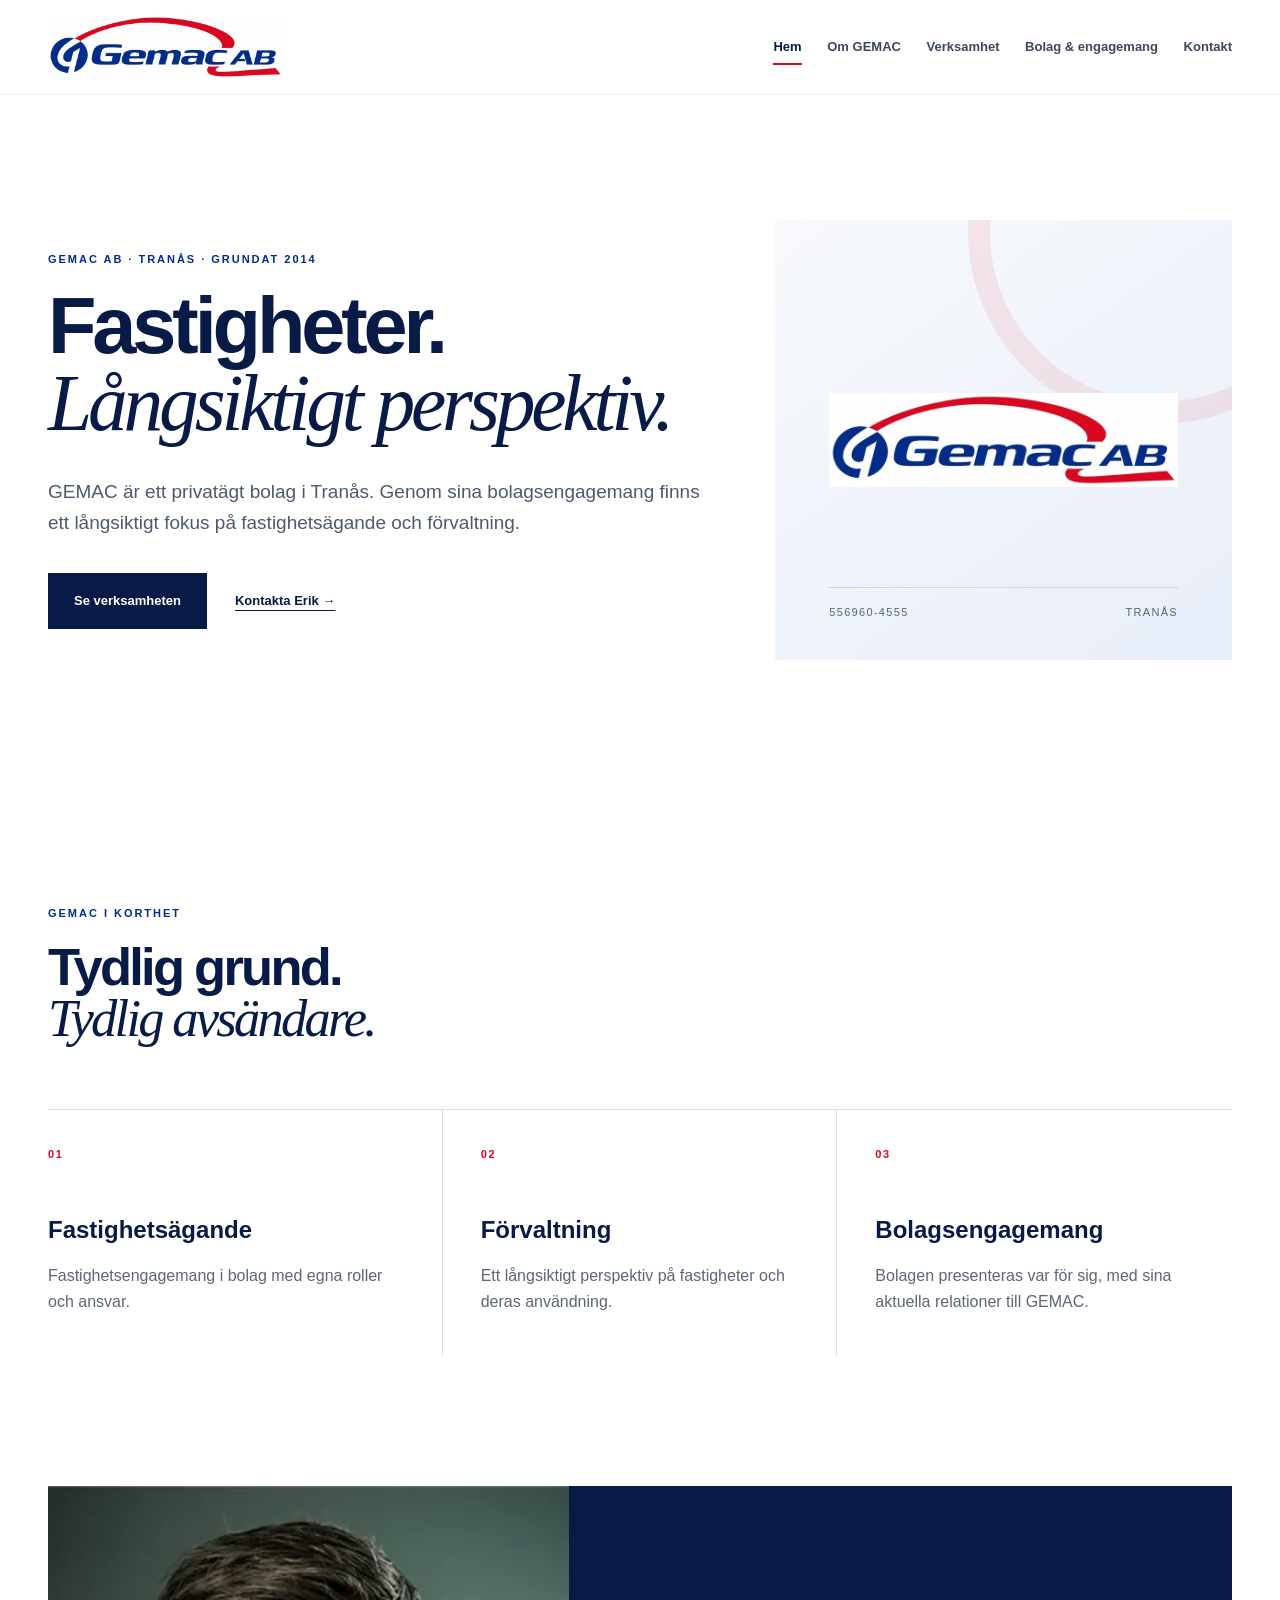
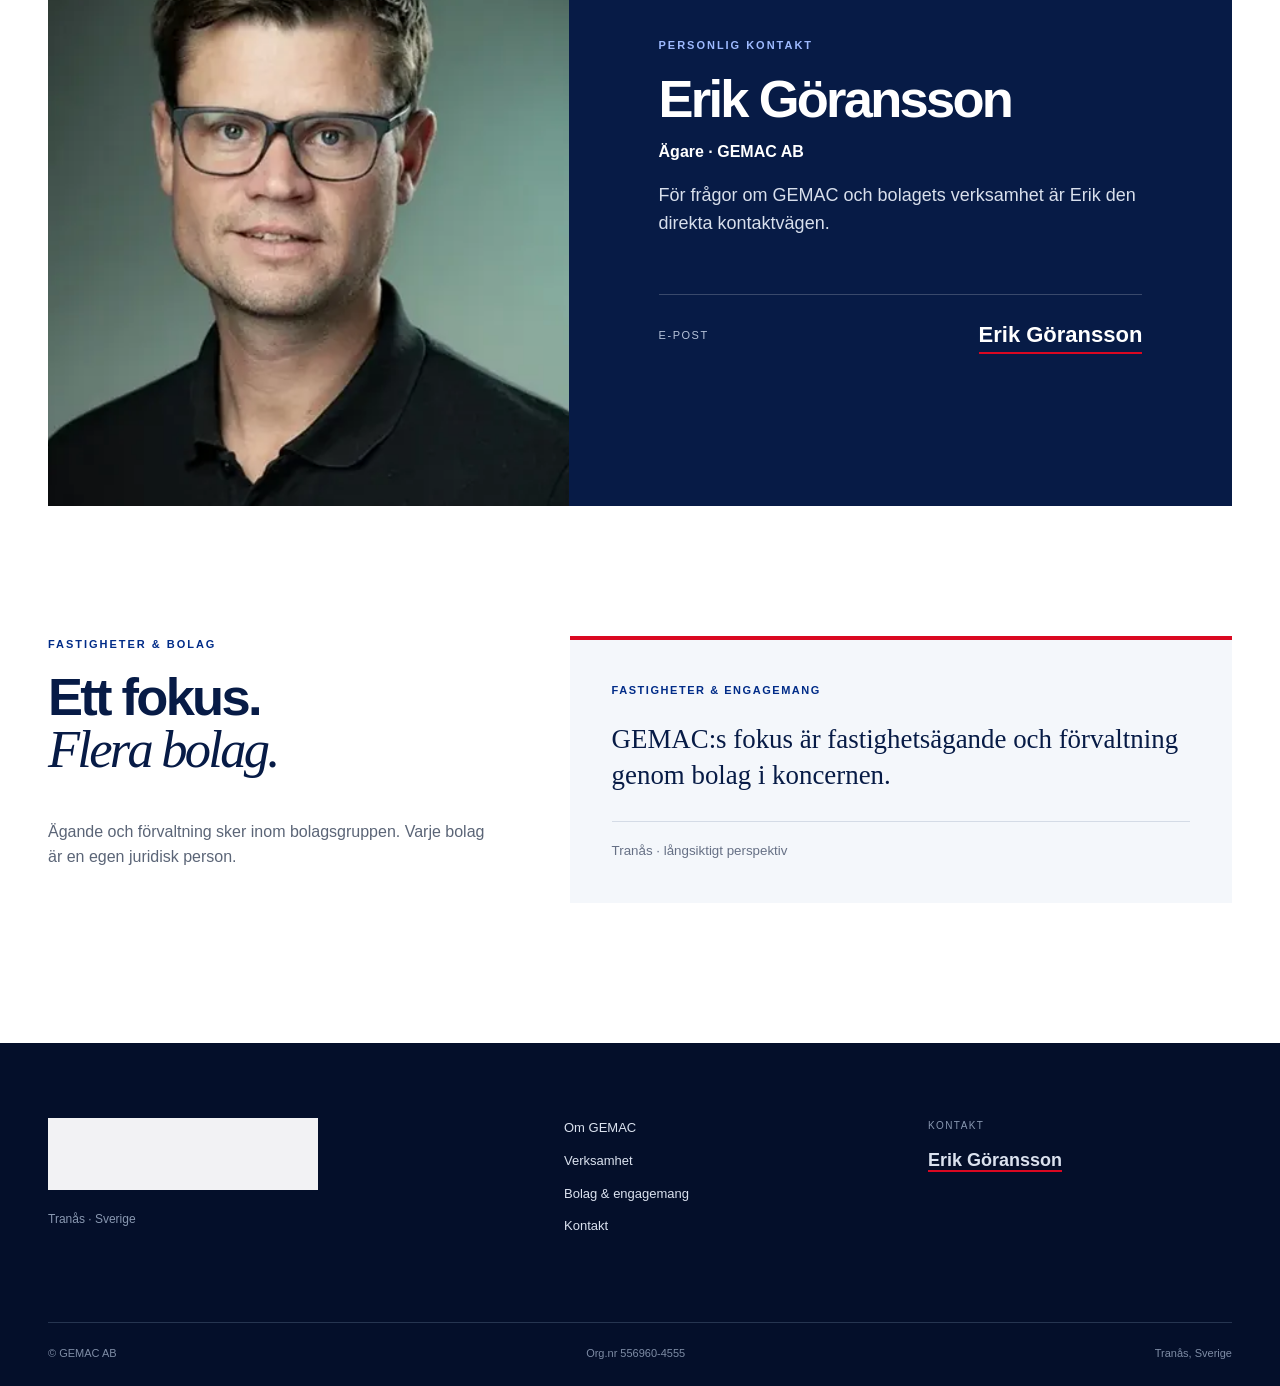
<file: index.html>
<!doctype html><html lang="sv"><head><meta charset="utf-8"><meta name="viewport" content="width=device-width,initial-scale=1"><meta http-equiv="Content-Security-Policy" content="default-src 'none';script-src 'self';style-src 'self';img-src 'self';font-src 'self';connect-src 'none';object-src 'none';frame-src 'none';base-uri 'none';form-action 'none';upgrade-insecure-requests"><meta name="referrer" content="no-referrer"><meta name="robots" content="index, follow"><meta name="theme-color" content="#ffffff"><title>GEMAC | Tranås</title><meta name="description" content="GEMAC AB i Tranås med långsiktigt fokus på fastighetsägande och förvaltning genom bolag i koncernen."><link rel="canonical" href="https://gemac.se/"><meta property="og:type" content="website"><meta property="og:locale" content="sv_SE"><meta property="og:site_name" content="GEMAC"><meta property="og:title" content="GEMAC | Tranås"><meta property="og:description" content="GEMAC AB i Tranås med långsiktigt fokus på fastighetsägande och förvaltning genom bolag i koncernen."><meta property="og:url" content="https://gemac.se/"><link rel="icon" href="assets/favicon.png" type="image/png"><link rel="stylesheet" href="assets/site.css?v=4a297dfe9252"></head><body><a class="skip" href="#main">Hoppa till innehåll</a><header><div class="wrap head"><a class="brand" href="index.html"><img src="media/gemac-logo.webp" width="760" height="254" alt="GEMAC AB"></a><nav class="desktop"><a href="index.html" aria-current="page">Hem</a><a href="om.html">Om GEMAC</a><a href="verksamhet.html">Verksamhet</a><a href="bolag.html">Bolag & engagemang</a><a href="kontakt.html">Kontakt</a></nav><button class="menu" aria-controls="mobile" aria-expanded="false" aria-label="Öppna menyn"><span></span><span></span></button></div><nav id="mobile" class="mobile" hidden><a href="index.html" aria-current="page">Hem</a><a href="om.html">Om GEMAC</a><a href="verksamhet.html">Verksamhet</a><a href="bolag.html">Bolag & engagemang</a><a href="kontakt.html">Kontakt</a></nav></header><main id="main"><section class="hero wrap"><div><p class="eyebrow">GEMAC AB · Tranås · Grundat 2014</p><h1>Fastigheter.<br><em>Långsiktigt perspektiv.</em></h1><p class="lead">GEMAC är ett privatägt bolag i Tranås. Genom sina bolagsengagemang finns ett långsiktigt fokus på fastighetsägande och förvaltning.</p><div class="actions"><a class="btn" href="verksamhet.html">Se verksamheten</a><a class="link" href="kontakt.html">Kontakta Erik →</a></div></div><div class="hero-brand"><img src="media/gemac-logo.webp" width="760" height="254" alt="GEMAC AB"><div><span>556960-4555</span><span>Tranås</span></div></div></section><section class="intro wrap"><p class="eyebrow">GEMAC i korthet</p><h2>Tydlig grund.<br><em>Tydlig avsändare.</em></h2><div class="three"><article><span>01</span><h3>Fastighetsägande</h3><p>Fastighetsengagemang i bolag med egna roller och ansvar.</p></article><article><span>02</span><h3>Förvaltning</h3><p>Ett långsiktigt perspektiv på fastigheter och deras användning.</p></article><article><span>03</span><h3>Bolagsengagemang</h3><p>Bolagen presenteras var för sig, med sina aktuella relationer till GEMAC.</p></article></div></section><section class="owner wrap"><div class="owner-photo"><img src="media/erik-goransson.webp" width="520" height="497" alt="Porträtt av Erik Göransson"></div><div><p class="eyebrow">Personlig kontakt</p><h2>Erik Göransson</h2><p class="role">Ägare · GEMAC AB</p><p>För frågor om GEMAC och bolagets verksamhet är Erik den direkta kontaktvägen.</p><div class="mail"><span>E-post</span><a class="person-link" href="mailto:erik.goransson@gemac.se" aria-label="E-posta Erik Göransson på erik.goransson@gemac.se">Erik Göransson</a></div></div></section><section class="scope-section wrap"><div><p class="eyebrow">Fastigheter &amp; bolag</p><h2>Ett fokus.<br><em>Flera bolag.</em></h2><p>Ägande och förvaltning sker inom bolagsgruppen. Varje bolag är en egen juridisk person.</p></div><div class="scope"><span>Fastigheter &amp; engagemang</span><p>GEMAC:s fokus är fastighetsägande och förvaltning genom bolag i koncernen.</p><small>Tranås · långsiktigt perspektiv</small></div></section></main><footer><div class="wrap footer-grid"><div class="foot-brand"><img src="media/gemac-logo.webp" width="760" height="254" alt="GEMAC AB"><p>Tranås · Sverige</p></div><nav><a href="om.html">Om GEMAC</a><a href="verksamhet.html">Verksamhet</a><a href="bolag.html">Bolag & engagemang</a><a href="kontakt.html">Kontakt</a></nav><div><span>Kontakt</span><a class="person-link" href="mailto:erik.goransson@gemac.se" aria-label="E-posta Erik Göransson på erik.goransson@gemac.se">Erik Göransson</a></div></div><div class="wrap foot-bottom"><span>© GEMAC AB</span><span>Org.nr 556960-4555</span><span>Tranås, Sverige</span></div></footer><script src="assets/site.js?v=3634935bf6d9" defer></script></body></html>
</file>
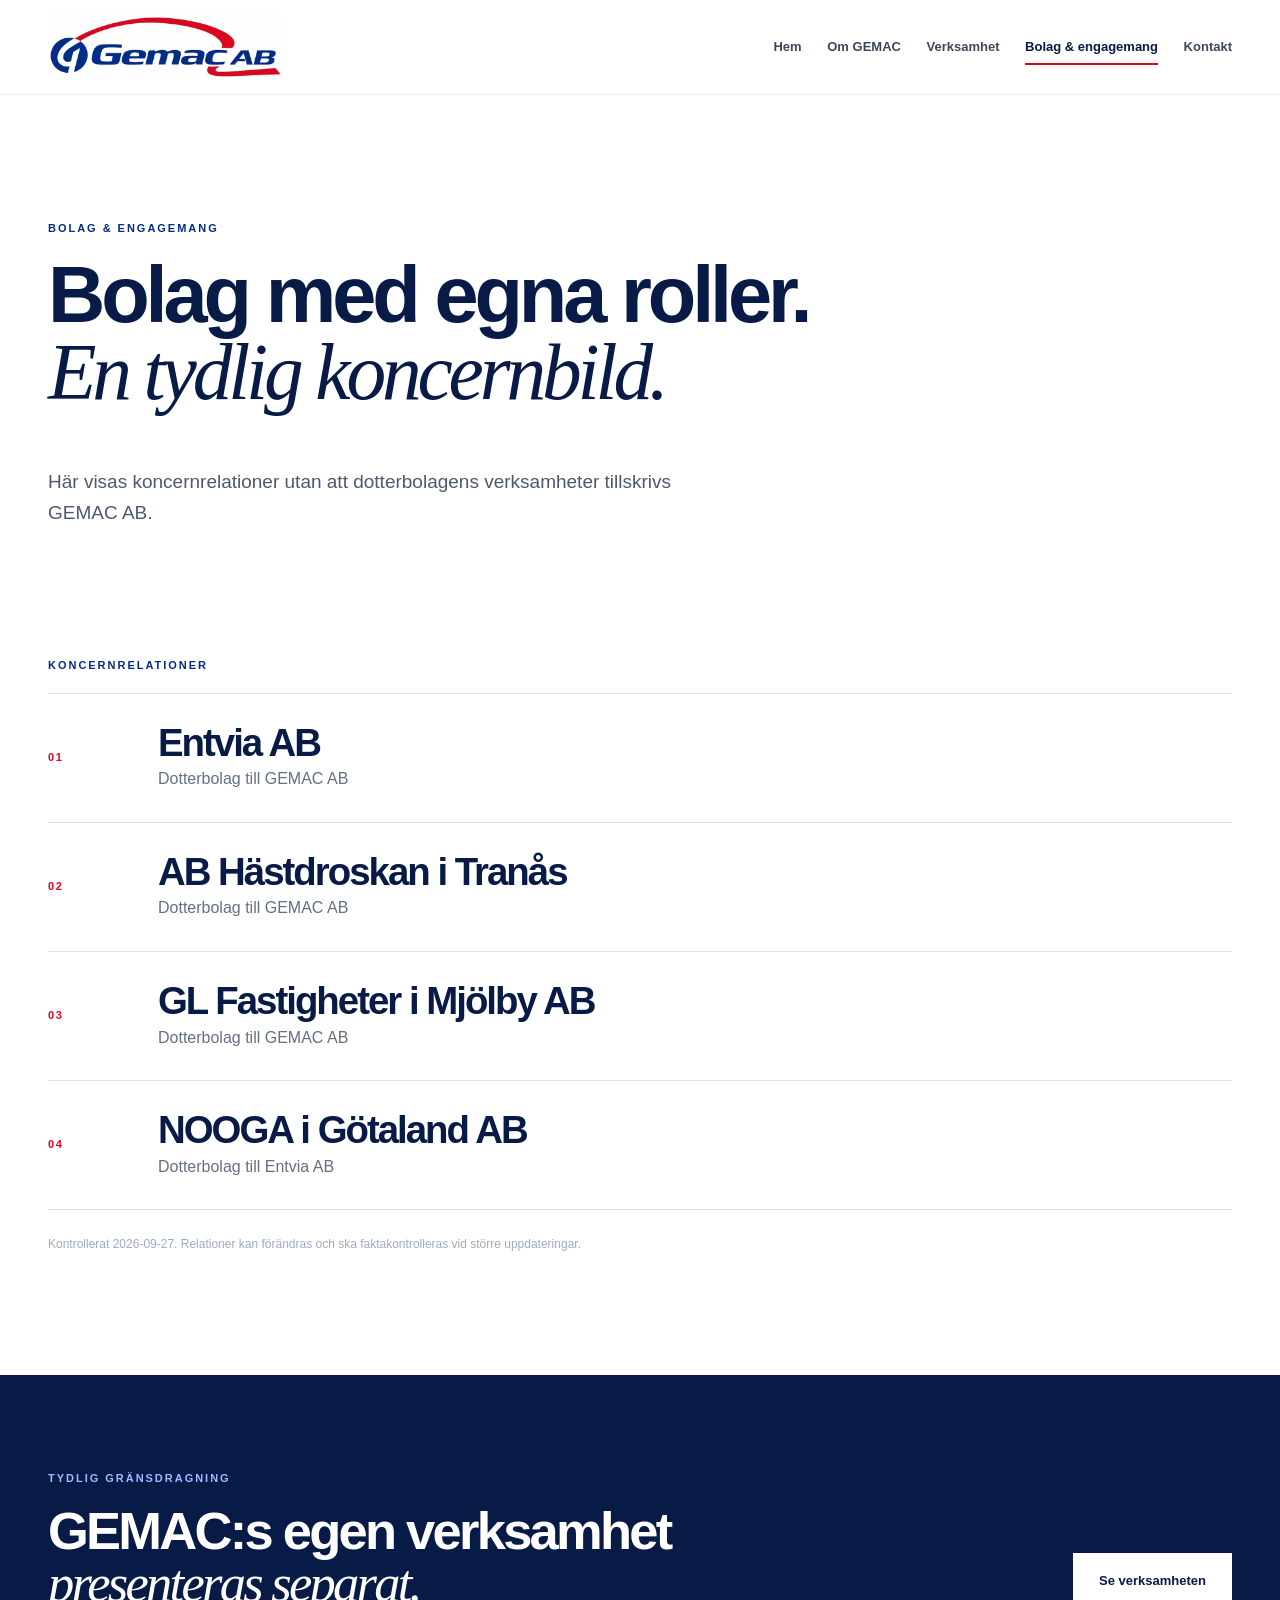
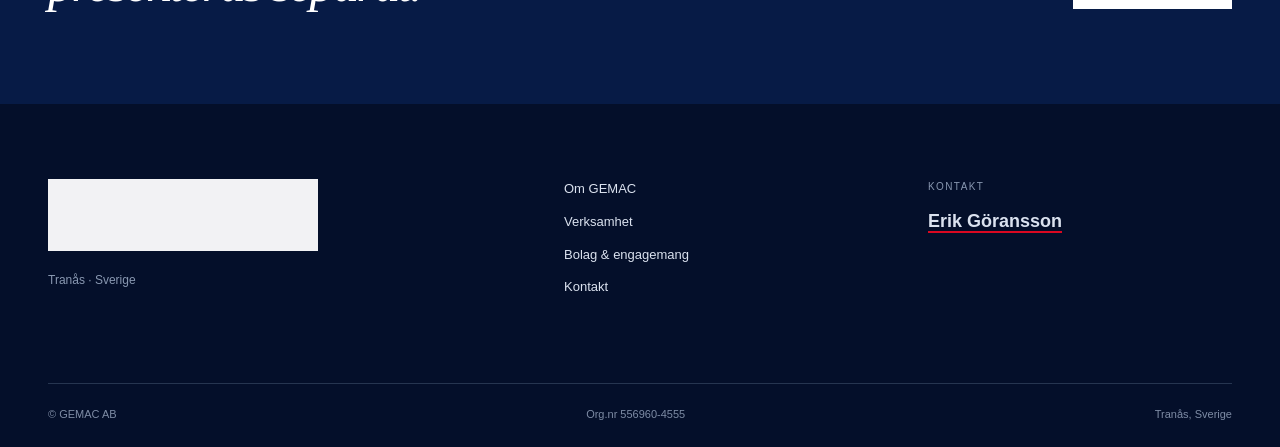
<file: bolag.html>
<!doctype html><html lang="sv"><head><meta charset="utf-8"><meta name="viewport" content="width=device-width,initial-scale=1"><meta http-equiv="Content-Security-Policy" content="default-src 'none';script-src 'self';style-src 'self';img-src 'self';font-src 'self';connect-src 'none';object-src 'none';frame-src 'none';base-uri 'none';form-action 'none';upgrade-insecure-requests"><meta name="referrer" content="no-referrer"><meta name="robots" content="index, follow"><meta name="theme-color" content="#ffffff"><title>Bolag &amp; engagemang | GEMAC</title><meta name="description" content="Aktuella koncernrelationer för GEMAC."><link rel="canonical" href="https://gemac.se/bolag.html"><meta property="og:type" content="website"><meta property="og:locale" content="sv_SE"><meta property="og:site_name" content="GEMAC"><meta property="og:title" content="Bolag &amp; engagemang | GEMAC"><meta property="og:description" content="Aktuella koncernrelationer för GEMAC."><meta property="og:url" content="https://gemac.se/bolag.html"><link rel="icon" href="assets/favicon.png" type="image/png"><link rel="stylesheet" href="assets/site.css?v=4a297dfe9252"></head><body><a class="skip" href="#main">Hoppa till innehåll</a><header><div class="wrap head"><a class="brand" href="index.html"><img src="media/gemac-logo.webp" width="760" height="254" alt="GEMAC AB"></a><nav class="desktop"><a href="index.html">Hem</a><a href="om.html">Om GEMAC</a><a href="verksamhet.html">Verksamhet</a><a href="bolag.html" aria-current="page">Bolag & engagemang</a><a href="kontakt.html">Kontakt</a></nav><button class="menu" aria-controls="mobile" aria-expanded="false" aria-label="Öppna menyn"><span></span><span></span></button></div><nav id="mobile" class="mobile" hidden><a href="index.html">Hem</a><a href="om.html">Om GEMAC</a><a href="verksamhet.html">Verksamhet</a><a href="bolag.html" aria-current="page">Bolag & engagemang</a><a href="kontakt.html">Kontakt</a></nav></header><main id="main"><section class="page wrap"><p class="eyebrow">Bolag & engagemang</p><h1>Bolag med egna roller.<br><em>En tydlig koncernbild.</em></h1><p class="lead">Här visas koncernrelationer utan att dotterbolagens verksamheter tillskrivs GEMAC AB.</p></section><section class="companies wrap"><p class="eyebrow">Koncernrelationer</p><div class="company-grid"><article><span>01</span><div><h2>Entvia AB</h2><p>Dotterbolag till GEMAC AB</p></div></article><article><span>02</span><div><h2>AB Hästdroskan i Tranås</h2><p>Dotterbolag till GEMAC AB</p></div></article><article><span>03</span><div><h2>GL Fastigheter i Mjölby AB</h2><p>Dotterbolag till GEMAC AB</p></div></article><article><span>04</span><div><h2>NOOGA i Götaland AB</h2><p>Dotterbolag till Entvia AB</p></div></article></div><p class="source">Kontrollerat 2026-09-27. Relationer kan förändras och ska faktakontrolleras vid större uppdateringar.</p></section><section class="dark"><div class="wrap split"><div><p class="eyebrow">Tydlig gränsdragning</p><h2>GEMAC:s egen verksamhet<br><em>presenteras separat.</em></h2></div><a class="btn light" href="verksamhet.html">Se verksamheten</a></div></section></main><footer><div class="wrap footer-grid"><div class="foot-brand"><img src="media/gemac-logo.webp" width="760" height="254" alt="GEMAC AB"><p>Tranås · Sverige</p></div><nav><a href="om.html">Om GEMAC</a><a href="verksamhet.html">Verksamhet</a><a href="bolag.html">Bolag & engagemang</a><a href="kontakt.html">Kontakt</a></nav><div><span>Kontakt</span><a class="person-link" href="mailto:erik.goransson@gemac.se" aria-label="E-posta Erik Göransson på erik.goransson@gemac.se">Erik Göransson</a></div></div><div class="wrap foot-bottom"><span>© GEMAC AB</span><span>Org.nr 556960-4555</span><span>Tranås, Sverige</span></div></footer><script src="assets/site.js?v=3634935bf6d9" defer></script></body></html>
</file>
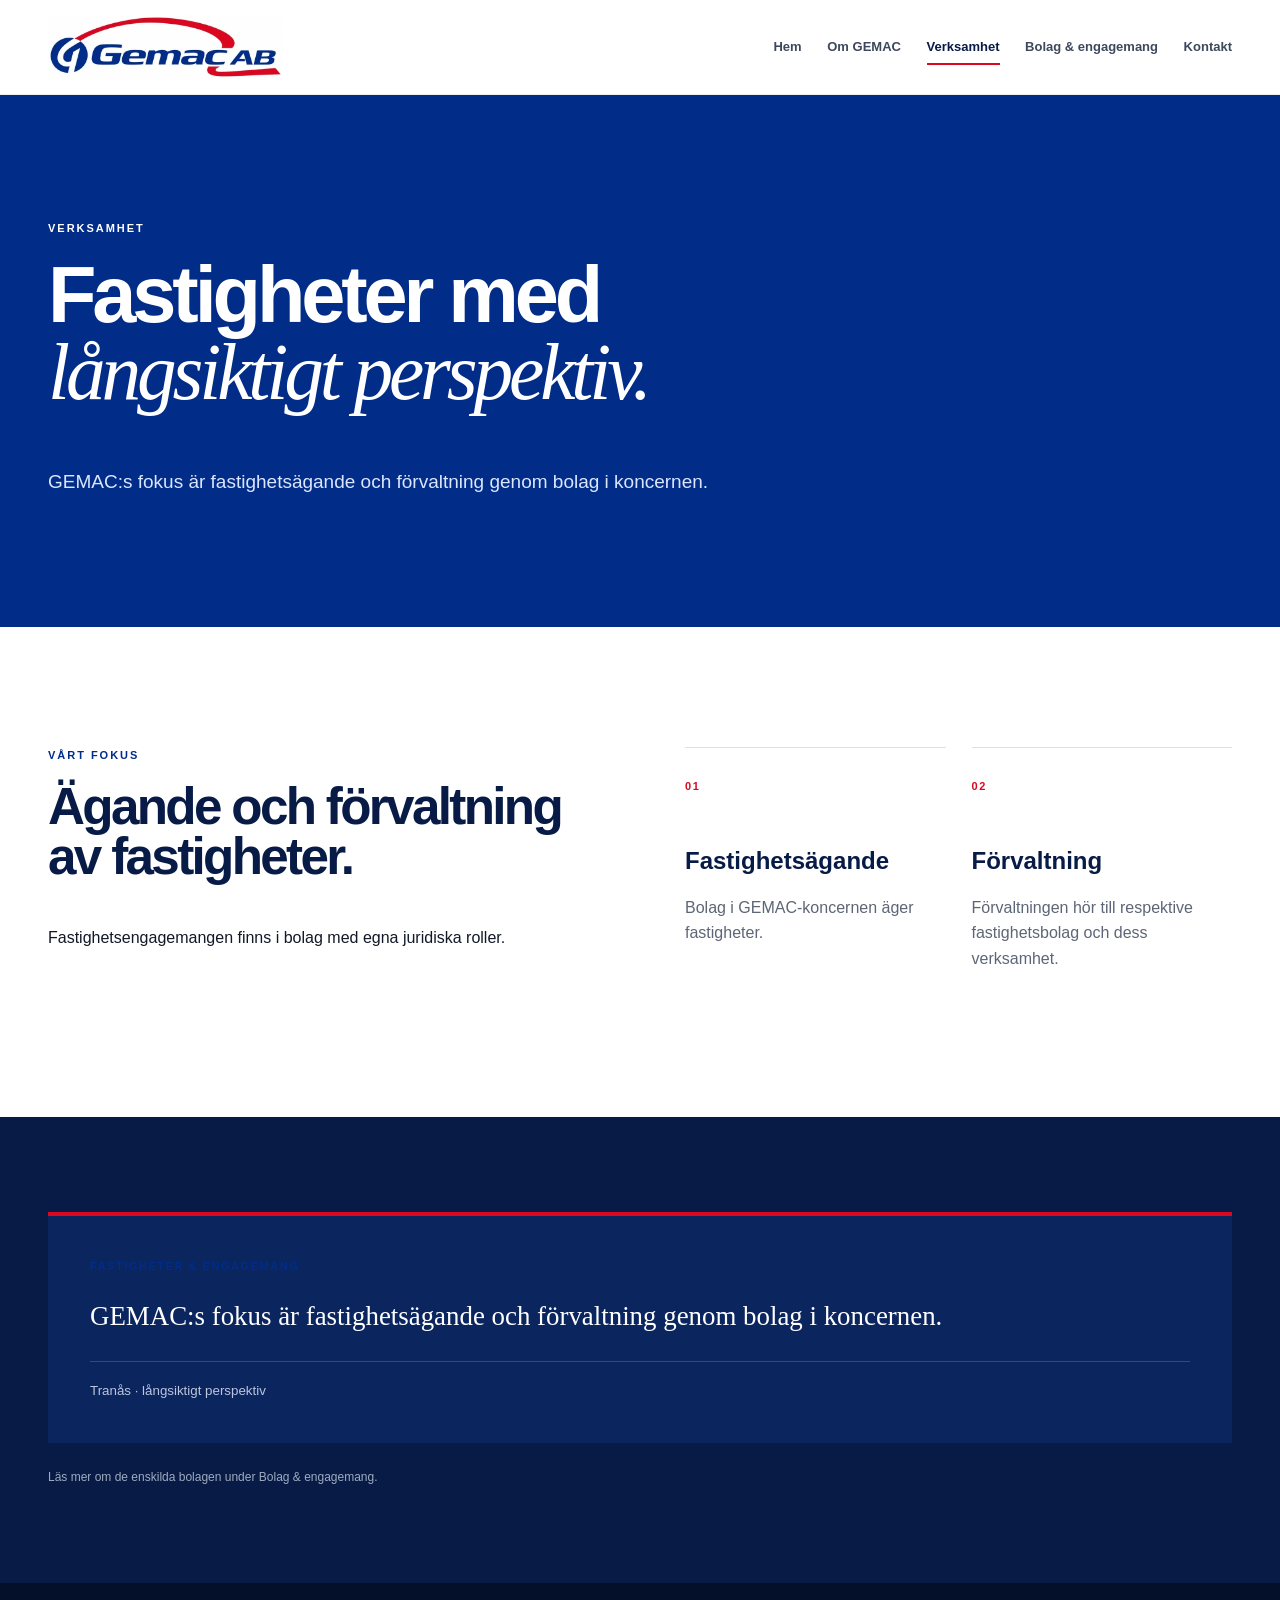
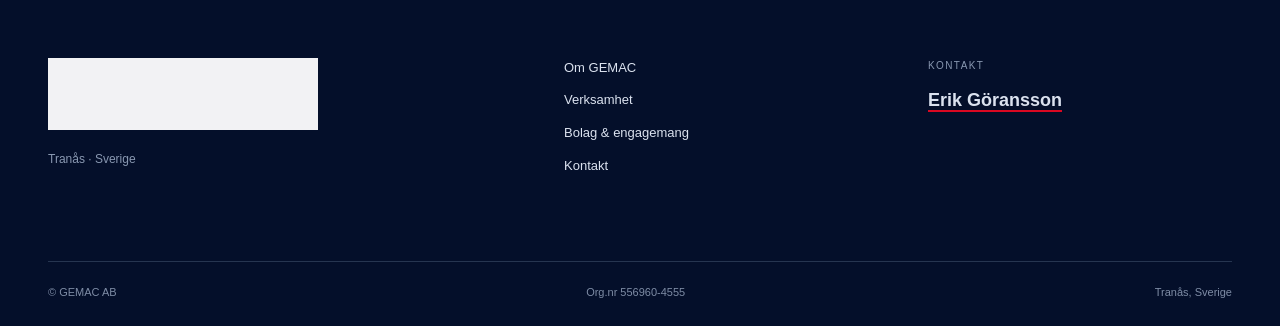
<file: fastigheter.html>
<!doctype html><html lang="sv"><head><meta charset="utf-8"><meta name="robots" content="noindex, nofollow"><meta name="referrer" content="no-referrer"><meta http-equiv="Content-Security-Policy" content="default-src &#39;none&#39;; base-uri &#39;none&#39;; form-action &#39;none&#39;"><meta http-equiv="refresh" content="0;url=verksamhet.html"><link rel="canonical" href="https://gemac.se/verksamhet.html"><title>Verksamhet | GEMAC</title></head><body><p>Sidan har flyttat till <a href="verksamhet.html">Verksamhet</a>.</p></body></html>
</file>
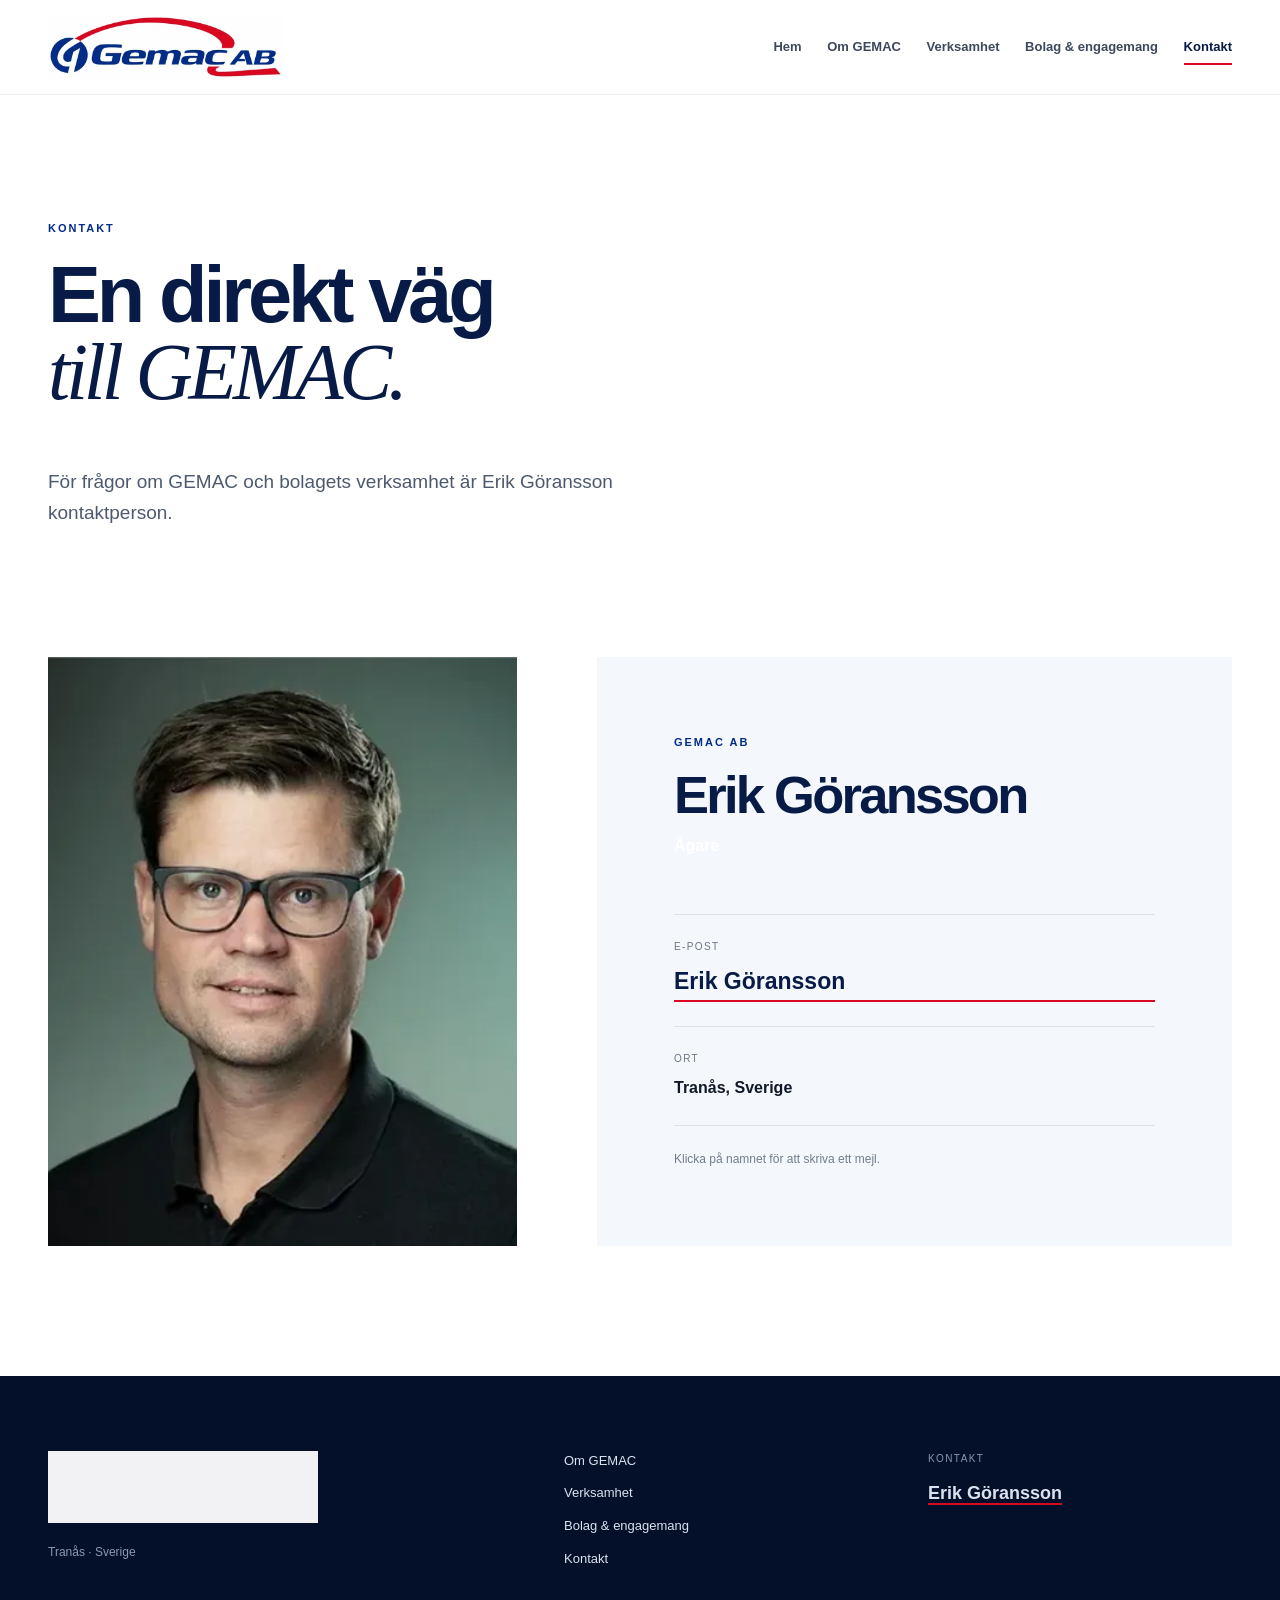
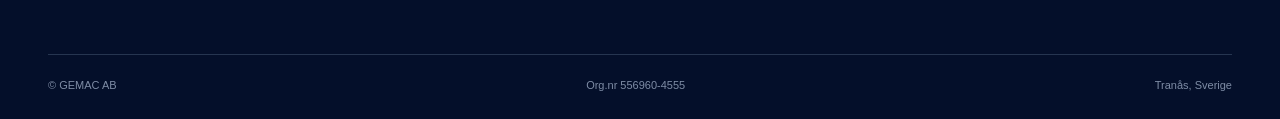
<file: kontakt.html>
<!doctype html><html lang="sv"><head><meta charset="utf-8"><meta name="viewport" content="width=device-width,initial-scale=1"><meta http-equiv="Content-Security-Policy" content="default-src 'none';script-src 'self';style-src 'self';img-src 'self';font-src 'self';connect-src 'none';object-src 'none';frame-src 'none';base-uri 'none';form-action 'none';upgrade-insecure-requests"><meta name="referrer" content="no-referrer"><meta name="robots" content="index, follow"><meta name="theme-color" content="#ffffff"><title>Kontakt | GEMAC</title><meta name="description" content="Kontakta Erik Göransson på GEMAC AB."><link rel="canonical" href="https://gemac.se/kontakt.html"><meta property="og:type" content="website"><meta property="og:locale" content="sv_SE"><meta property="og:site_name" content="GEMAC"><meta property="og:title" content="Kontakt | GEMAC"><meta property="og:description" content="Kontakta Erik Göransson på GEMAC AB."><meta property="og:url" content="https://gemac.se/kontakt.html"><link rel="icon" href="assets/favicon.png" type="image/png"><link rel="stylesheet" href="assets/site.css?v=4a297dfe9252"></head><body><a class="skip" href="#main">Hoppa till innehåll</a><header><div class="wrap head"><a class="brand" href="index.html"><img src="media/gemac-logo.webp" width="760" height="254" alt="GEMAC AB"></a><nav class="desktop"><a href="index.html">Hem</a><a href="om.html">Om GEMAC</a><a href="verksamhet.html">Verksamhet</a><a href="bolag.html">Bolag & engagemang</a><a href="kontakt.html" aria-current="page">Kontakt</a></nav><button class="menu" aria-controls="mobile" aria-expanded="false" aria-label="Öppna menyn"><span></span><span></span></button></div><nav id="mobile" class="mobile" hidden><a href="index.html">Hem</a><a href="om.html">Om GEMAC</a><a href="verksamhet.html">Verksamhet</a><a href="bolag.html">Bolag & engagemang</a><a href="kontakt.html" aria-current="page">Kontakt</a></nav></header><main id="main"><section class="page wrap"><p class="eyebrow">Kontakt</p><h1>En direkt väg<br><em>till GEMAC.</em></h1><p class="lead">För frågor om GEMAC och bolagets verksamhet är Erik Göransson kontaktperson.</p></section><section class="contact wrap"><div><img src="media/erik-goransson.webp" width="520" height="497" alt="Porträtt av Erik Göransson"></div><div><p class="eyebrow">GEMAC AB</p><h2>Erik Göransson</h2><p class="role">Ägare</p><div class="contact-list"><div><span>E-post</span><a class="person-link" href="mailto:erik.goransson@gemac.se" aria-label="E-posta Erik Göransson på erik.goransson@gemac.se">Erik Göransson</a></div><div><span>Ort</span><b>Tranås, Sverige</b></div></div><p class="note">Klicka på namnet för att skriva ett mejl.</p></div></section></main><footer><div class="wrap footer-grid"><div class="foot-brand"><img src="media/gemac-logo.webp" width="760" height="254" alt="GEMAC AB"><p>Tranås · Sverige</p></div><nav><a href="om.html">Om GEMAC</a><a href="verksamhet.html">Verksamhet</a><a href="bolag.html">Bolag & engagemang</a><a href="kontakt.html">Kontakt</a></nav><div><span>Kontakt</span><a class="person-link" href="mailto:erik.goransson@gemac.se" aria-label="E-posta Erik Göransson på erik.goransson@gemac.se">Erik Göransson</a></div></div><div class="wrap foot-bottom"><span>© GEMAC AB</span><span>Org.nr 556960-4555</span><span>Tranås, Sverige</span></div></footer><script src="assets/site.js?v=3634935bf6d9" defer></script></body></html>
</file>
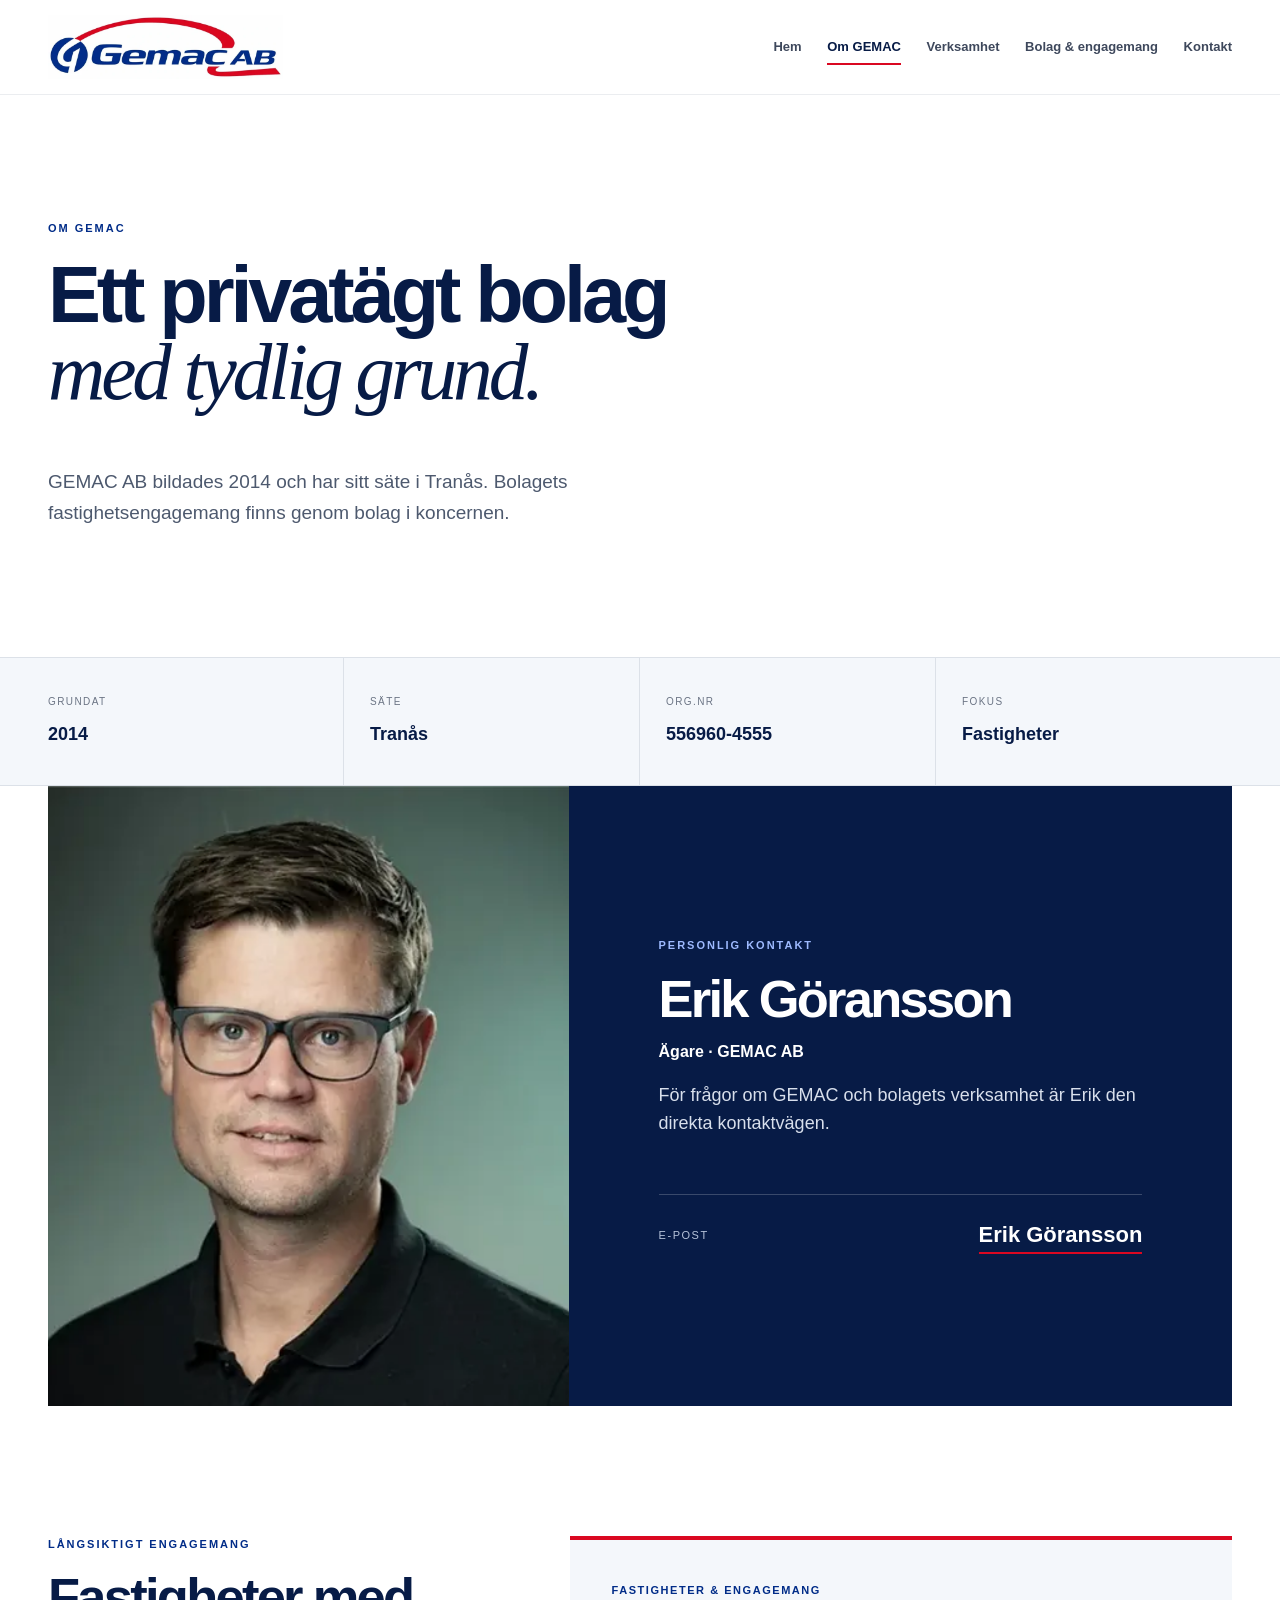
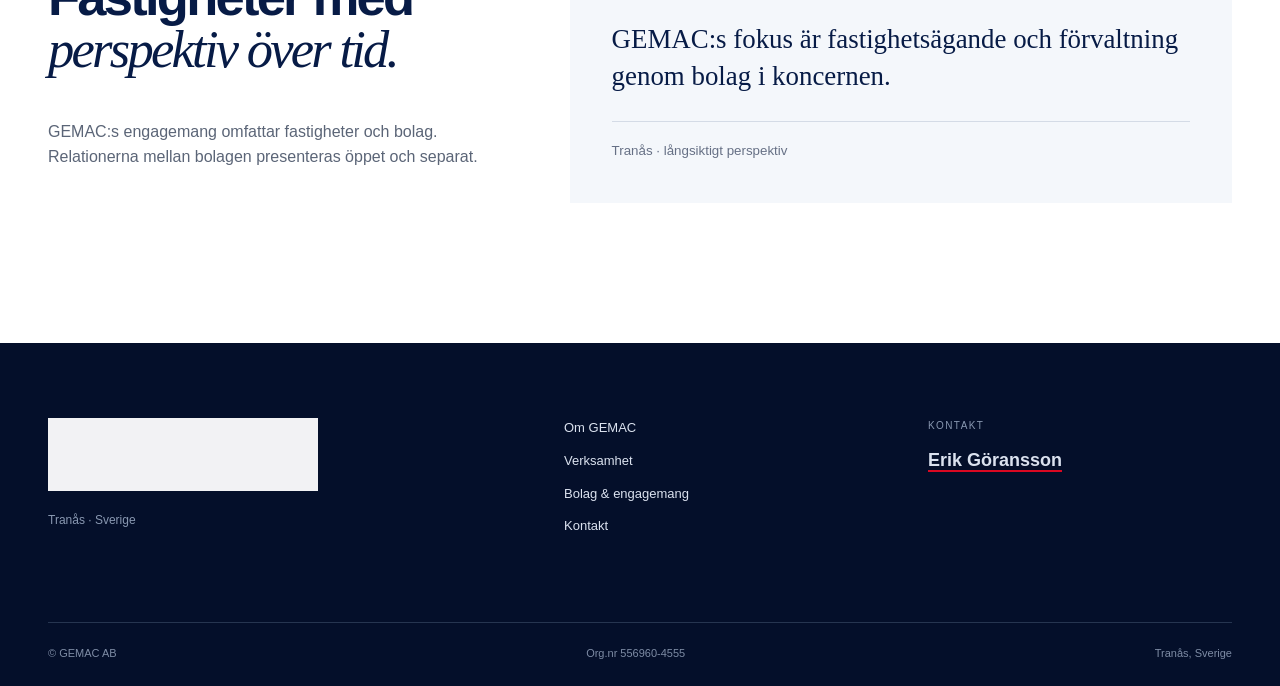
<file: om.html>
<!doctype html><html lang="sv"><head><meta charset="utf-8"><meta name="viewport" content="width=device-width,initial-scale=1"><meta http-equiv="Content-Security-Policy" content="default-src 'none';script-src 'self';style-src 'self';img-src 'self';font-src 'self';connect-src 'none';object-src 'none';frame-src 'none';base-uri 'none';form-action 'none';upgrade-insecure-requests"><meta name="referrer" content="no-referrer"><meta name="robots" content="index, follow"><meta name="theme-color" content="#ffffff"><title>Om GEMAC | Tranås</title><meta name="description" content="Om GEMAC AB, privatägt bolag i Tranås."><link rel="canonical" href="https://gemac.se/om.html"><meta property="og:type" content="website"><meta property="og:locale" content="sv_SE"><meta property="og:site_name" content="GEMAC"><meta property="og:title" content="Om GEMAC | Tranås"><meta property="og:description" content="Om GEMAC AB, privatägt bolag i Tranås."><meta property="og:url" content="https://gemac.se/om.html"><link rel="icon" href="assets/favicon.png" type="image/png"><link rel="stylesheet" href="assets/site.css?v=4a297dfe9252"></head><body><a class="skip" href="#main">Hoppa till innehåll</a><header><div class="wrap head"><a class="brand" href="index.html"><img src="media/gemac-logo.webp" width="760" height="254" alt="GEMAC AB"></a><nav class="desktop"><a href="index.html">Hem</a><a href="om.html" aria-current="page">Om GEMAC</a><a href="verksamhet.html">Verksamhet</a><a href="bolag.html">Bolag & engagemang</a><a href="kontakt.html">Kontakt</a></nav><button class="menu" aria-controls="mobile" aria-expanded="false" aria-label="Öppna menyn"><span></span><span></span></button></div><nav id="mobile" class="mobile" hidden><a href="index.html">Hem</a><a href="om.html" aria-current="page">Om GEMAC</a><a href="verksamhet.html">Verksamhet</a><a href="bolag.html">Bolag & engagemang</a><a href="kontakt.html">Kontakt</a></nav></header><main id="main"><section class="page wrap"><p class="eyebrow">Om GEMAC</p><h1>Ett privatägt bolag<br><em>med tydlig grund.</em></h1><p class="lead">GEMAC AB bildades 2014 och har sitt säte i Tranås. Bolagets fastighetsengagemang finns genom bolag i koncernen.</p></section><section class="facts"><div class="wrap facts-grid"><div><span>Grundat</span><b>2014</b></div><div><span>Säte</span><b>Tranås</b></div><div><span>Org.nr</span><b>556960-4555</b></div><div><span>Fokus</span><b>Fastigheter</b></div></div></section><section class="owner wrap"><div class="owner-photo"><img src="media/erik-goransson.webp" width="520" height="497" alt="Porträtt av Erik Göransson"></div><div><p class="eyebrow">Personlig kontakt</p><h2>Erik Göransson</h2><p class="role">Ägare · GEMAC AB</p><p>För frågor om GEMAC och bolagets verksamhet är Erik den direkta kontaktvägen.</p><div class="mail"><span>E-post</span><a class="person-link" href="mailto:erik.goransson@gemac.se" aria-label="E-posta Erik Göransson på erik.goransson@gemac.se">Erik Göransson</a></div></div></section><section class="scope-section wrap"><div><p class="eyebrow">Långsiktigt engagemang</p><h2>Fastigheter med<br><em>perspektiv över tid.</em></h2><p>GEMAC:s engagemang omfattar fastigheter och bolag. Relationerna mellan bolagen presenteras öppet och separat.</p></div><div class="scope"><span>Fastigheter &amp; engagemang</span><p>GEMAC:s fokus är fastighetsägande och förvaltning genom bolag i koncernen.</p><small>Tranås · långsiktigt perspektiv</small></div></section></main><footer><div class="wrap footer-grid"><div class="foot-brand"><img src="media/gemac-logo.webp" width="760" height="254" alt="GEMAC AB"><p>Tranås · Sverige</p></div><nav><a href="om.html">Om GEMAC</a><a href="verksamhet.html">Verksamhet</a><a href="bolag.html">Bolag & engagemang</a><a href="kontakt.html">Kontakt</a></nav><div><span>Kontakt</span><a class="person-link" href="mailto:erik.goransson@gemac.se" aria-label="E-posta Erik Göransson på erik.goransson@gemac.se">Erik Göransson</a></div></div><div class="wrap foot-bottom"><span>© GEMAC AB</span><span>Org.nr 556960-4555</span><span>Tranås, Sverige</span></div></footer><script src="assets/site.js?v=3634935bf6d9" defer></script></body></html>
</file>
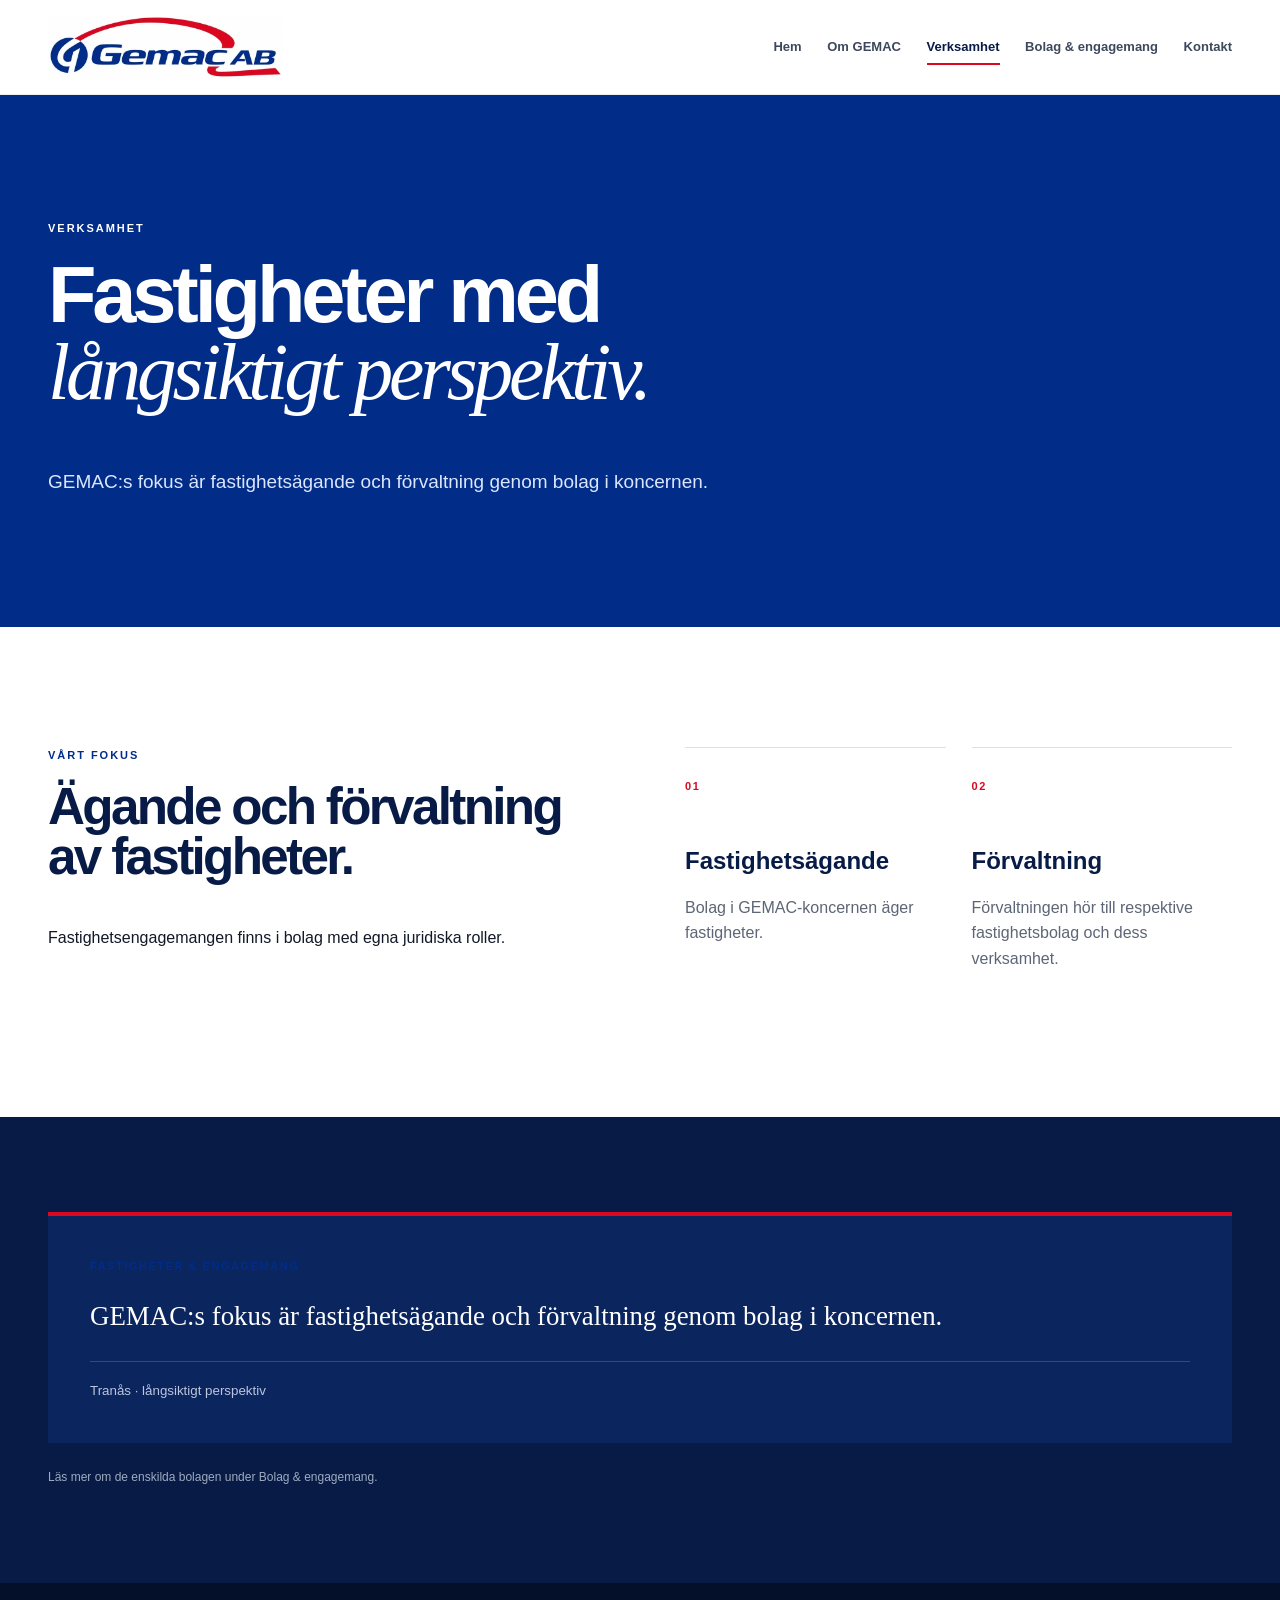
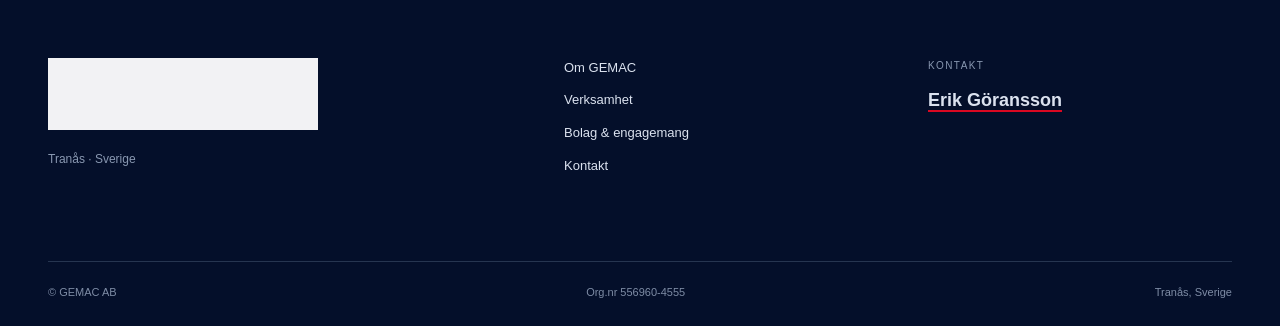
<file: verksamhet.html>
<!doctype html><html lang="sv"><head><meta charset="utf-8"><meta name="viewport" content="width=device-width,initial-scale=1"><meta http-equiv="Content-Security-Policy" content="default-src 'none';script-src 'self';style-src 'self';img-src 'self';font-src 'self';connect-src 'none';object-src 'none';frame-src 'none';base-uri 'none';form-action 'none';upgrade-insecure-requests"><meta name="referrer" content="no-referrer"><meta name="robots" content="index, follow"><meta name="theme-color" content="#ffffff"><title>Verksamhet | GEMAC</title><meta name="description" content="GEMAC:s fastighetsägande och förvaltning genom bolag i koncernen."><link rel="canonical" href="https://gemac.se/verksamhet.html"><meta property="og:type" content="website"><meta property="og:locale" content="sv_SE"><meta property="og:site_name" content="GEMAC"><meta property="og:title" content="Verksamhet | GEMAC"><meta property="og:description" content="GEMAC:s fastighetsägande och förvaltning genom bolag i koncernen."><meta property="og:url" content="https://gemac.se/verksamhet.html"><link rel="icon" href="assets/favicon.png" type="image/png"><link rel="stylesheet" href="assets/site.css?v=4a297dfe9252"></head><body><a class="skip" href="#main">Hoppa till innehåll</a><header><div class="wrap head"><a class="brand" href="index.html"><img src="media/gemac-logo.webp" width="760" height="254" alt="GEMAC AB"></a><nav class="desktop"><a href="index.html">Hem</a><a href="om.html">Om GEMAC</a><a href="verksamhet.html" aria-current="page">Verksamhet</a><a href="bolag.html">Bolag & engagemang</a><a href="kontakt.html">Kontakt</a></nav><button class="menu" aria-controls="mobile" aria-expanded="false" aria-label="Öppna menyn"><span></span><span></span></button></div><nav id="mobile" class="mobile" hidden><a href="index.html">Hem</a><a href="om.html">Om GEMAC</a><a href="verksamhet.html" aria-current="page">Verksamhet</a><a href="bolag.html">Bolag & engagemang</a><a href="kontakt.html">Kontakt</a></nav></header><main id="main"><section class="page blue"><div class="wrap"><p class="eyebrow">Verksamhet</p><h1>Fastigheter med<br><em>långsiktigt perspektiv.</em></h1><p class="lead">GEMAC:s fokus är fastighetsägande och förvaltning genom bolag i koncernen.</p></div></section><section class="activity wrap"><div><p class="eyebrow">Vårt fokus</p><h2>Ägande och förvaltning av fastigheter.</h2><p>Fastighetsengagemangen finns i bolag med egna juridiska roller.</p></div><div class="two"><article><span>01</span><h3>Fastighetsägande</h3><p>Bolag i GEMAC-koncernen äger fastigheter.</p></article><article><span>02</span><h3>Förvaltning</h3><p>Förvaltningen hör till respektive fastighetsbolag och dess verksamhet.</p></article></div></section><section class="dark"><div class="wrap"><div class="scope"><span>Fastigheter &amp; engagemang</span><p>GEMAC:s fokus är fastighetsägande och förvaltning genom bolag i koncernen.</p><small>Tranås · långsiktigt perspektiv</small></div><p class="source">Läs mer om de enskilda bolagen under Bolag &amp; engagemang.</p></div></section></main><footer><div class="wrap footer-grid"><div class="foot-brand"><img src="media/gemac-logo.webp" width="760" height="254" alt="GEMAC AB"><p>Tranås · Sverige</p></div><nav><a href="om.html">Om GEMAC</a><a href="verksamhet.html">Verksamhet</a><a href="bolag.html">Bolag & engagemang</a><a href="kontakt.html">Kontakt</a></nav><div><span>Kontakt</span><a class="person-link" href="mailto:erik.goransson@gemac.se" aria-label="E-posta Erik Göransson på erik.goransson@gemac.se">Erik Göransson</a></div></div><div class="wrap foot-bottom"><span>© GEMAC AB</span><span>Org.nr 556960-4555</span><span>Tranås, Sverige</span></div></footer><script src="assets/site.js?v=3634935bf6d9" defer></script></body></html>
</file>
<file: assets/site.css>
:root{--navy:#071b46;--blue:#012c88;--red:#da0821;--ink:#111827;--muted:#667085;--line:#dce1e8;--soft:#f4f7fb;--max:1420px}*{box-sizing:border-box}html{scroll-behavior:smooth}body{margin:0;color:var(--ink);background:#fff;font:16px/1.6 "Helvetica Neue",Arial,sans-serif;-webkit-font-smoothing:antialiased}img{display:block;max-width:100%;height:auto}a{color:inherit}.wrap{width:min(calc(100% - 96px),var(--max));margin:auto}.skip{position:absolute;top:-100px;left:20px;background:var(--navy);color:#fff;padding:12px 18px;z-index:100}.skip:focus{top:12px}:focus-visible{outline:3px solid var(--red);outline-offset:4px}header{position:sticky;top:0;z-index:50;background:rgba(255,255,255,.97);border-bottom:1px solid rgba(7,27,70,.08);backdrop-filter:blur(10px)}.head{height:94px;display:flex;align-items:center;justify-content:space-between;gap:34px}.brand{width:235px;line-height:0}.brand img{width:100%}.desktop{display:flex;gap:clamp(18px,2vw,36px);align-items:center}.desktop a{font-size:13px;font-weight:650;text-decoration:none;color:#3e485c;padding:15px 0;position:relative}.desktop a:after{content:"";position:absolute;left:0;right:100%;bottom:7px;height:2px;background:var(--red);transition:.2s}.desktop a:hover:after,.desktop a[aria-current=page]:after{right:0}.desktop a[aria-current=page]{color:var(--navy)}.menu,.mobile{display:none}.eyebrow{margin:0 0 18px;color:var(--blue);font-size:11px;font-weight:800;letter-spacing:.18em;text-transform:uppercase}h1,h2,h3,p{margin-top:0}h1,h2{color:var(--navy);line-height:.98;letter-spacing:-.052em}h1{font-size:clamp(58px,6.2vw,108px);font-weight:650}h2{font-size:clamp(38px,4.1vw,68px);font-weight:630}h1 em,h2 em{font-family:Georgia,serif;font-weight:400}.lead{max-width:690px;font-size:19px;color:#4d596e}.hero{display:grid;grid-template-columns:1.18fr .82fr;gap:70px;align-items:center;min-height:710px;padding-top:70px;padding-bottom:90px}.hero h1{margin-bottom:34px}.hero .lead{margin-bottom:35px}.actions{display:flex;align-items:center;gap:28px;flex-wrap:wrap}.btn{display:inline-flex;align-items:center;justify-content:center;min-height:56px;padding:0 26px;background:var(--navy);color:#fff;text-decoration:none;font-size:13px;font-weight:750}.btn:hover{background:var(--blue)}.link{font-size:13px;font-weight:750;color:var(--navy);text-underline-offset:5px}.hero-brand{background:linear-gradient(145deg,#f7f9fc,#e8eef8);min-height:440px;padding:54px;display:flex;flex-direction:column;justify-content:center;position:relative;overflow:hidden}.hero-brand:before{content:"";position:absolute;width:340px;height:340px;border:22px solid rgba(218,8,33,.08);border-radius:50%;top:-180px;right:-120px}.hero-brand img{position:relative;width:100%}.hero-brand>div{position:absolute;left:54px;right:54px;bottom:38px;display:flex;justify-content:space-between;border-top:1px solid #cbd5e3;padding-top:16px;color:#586579;font-size:11px;letter-spacing:.12em;text-transform:uppercase}.intro{padding:100px 0 130px}.intro>h2{max-width:800px;margin-bottom:65px}.three{display:grid;grid-template-columns:repeat(3,1fr);border-top:1px solid var(--line)}.three article{padding:30px 38px 25px 0;border-right:1px solid var(--line);min-height:235px}.three article+article{padding-left:38px}.three article:last-child{border-right:0}.three span,.two span,.company-grid article>span{color:var(--red);font-size:11px;font-weight:800;letter-spacing:.15em}.three h3,.two h3{font-size:24px;color:var(--navy);margin:45px 0 14px}.three p,.two p{color:#5d6676}.owner{display:grid;grid-template-columns:.88fr 1.12fr;min-height:620px;background:var(--navy);color:#fff;margin-bottom:130px}.owner-photo{overflow:hidden;min-height:620px}.owner-photo img{width:100%;height:100%;object-fit:cover;object-position:50% 28%}.owner>div:last-child{padding:clamp(55px,7vw,105px);display:flex;flex-direction:column;justify-content:center}.owner .eyebrow,.dark .eyebrow{color:#9ebaff}.owner h2,.dark h2{color:#fff;margin-bottom:15px}.owner>div>p:not(.eyebrow,.role){max-width:560px;color:#d8dfec;font-size:18px}.role{font-weight:700;color:#fff}.mail{margin-top:38px;padding-top:22px;border-top:1px solid rgba(255,255,255,.2);display:flex;justify-content:space-between;align-items:center;gap:25px}.mail span{font-size:11px;letter-spacing:.14em;text-transform:uppercase;color:#b6c3da}.person-link{font-size:22px;font-weight:700;text-decoration:none;border-bottom:2px solid var(--red)}.person-link:hover{color:#cbd8f0}.scope-section{display:grid;grid-template-columns:.8fr 1.2fr;gap:80px;align-items:start;padding-bottom:140px}.scope-section>div:first-child p:last-child{max-width:520px;color:#5b6577}.scope{border-top:4px solid var(--red);background:var(--soft);padding:42px}.scope>span{display:block;color:var(--blue);font-size:11px;font-weight:800;letter-spacing:.14em;text-transform:uppercase;margin-bottom:22px}.scope p{font-family:Georgia,serif;color:var(--navy);font-size:clamp(22px,2.1vw,32px);line-height:1.35}.scope small{display:block;border-top:1px solid #d4dbe6;padding-top:18px;color:#667085}.page{padding-top:125px;padding-bottom:110px}.page h1{max-width:1150px;margin-bottom:55px}.page.blue{width:100%;max-width:none;background:var(--blue);color:#fff}.page.blue h1,.page.blue .eyebrow{color:#fff}.page.blue .lead{color:#dbe6ff}.facts{background:var(--soft);border-top:1px solid var(--line);border-bottom:1px solid var(--line)}.facts-grid{display:grid;grid-template-columns:repeat(4,1fr)}.facts-grid div{padding:36px 26px;border-right:1px solid var(--line)}.facts-grid div:first-child{padding-left:0}.facts-grid div:last-child{border-right:0}.facts span{display:block;color:#6b7484;font-size:10px;letter-spacing:.14em;text-transform:uppercase;margin-bottom:10px}.facts b{font-size:18px;color:var(--navy)}.activity{display:grid;grid-template-columns:1fr 1fr;gap:90px;padding-top:120px;padding-bottom:130px}.activity h2{font-size:clamp(38px,4vw,66px)}.two{display:grid;grid-template-columns:1fr 1fr;gap:26px}.two article{border-top:1px solid var(--line);padding-top:24px}.dark{background:var(--navy);color:#fff;padding:95px 0}.dark .scope{background:#0b255e;color:#fff}.dark .scope p{color:#fff}.dark .scope small{color:#bac6dd;border-color:#314a7d}.source{margin:25px 0 0;color:#9eabc0;font-size:12px}.companies{padding-bottom:120px}.company-grid{border-top:1px solid var(--line)}.company-grid article{display:grid;grid-template-columns:90px 1fr;gap:20px;padding:30px 0;border-bottom:1px solid var(--line);align-items:center}.company-grid h2{font-size:clamp(26px,3vw,44px);margin:0 0 5px}.company-grid p{margin:0;color:#657083}.split{display:flex;justify-content:space-between;align-items:end;gap:55px}.split h2{max-width:900px;margin:0}.btn.light{background:#fff;color:var(--navy);white-space:nowrap}.contact{display:grid;grid-template-columns:.85fr 1.15fr;gap:80px;align-items:stretch;padding-bottom:130px}.contact>div:first-child{overflow:hidden;min-height:540px}.contact>div:first-child img{width:100%;height:100%;object-fit:cover;object-position:50% 25%}.contact>div:last-child{background:var(--soft);padding:clamp(45px,6vw,90px);display:flex;flex-direction:column;justify-content:center}.contact h2{margin-bottom:12px}.contact-list{margin-top:40px;border-top:1px solid var(--line)}.contact-list>div{padding:24px 0;border-bottom:1px solid var(--line);display:flex;flex-direction:column;gap:8px}.contact-list span{font-size:10px;color:#6b7484;text-transform:uppercase;letter-spacing:.14em}.contact-list .person-link{font-size:23px;color:var(--navy)}.note{font-size:12px;color:#737d8d;margin:24px 0 0}footer{background:#040f2a;color:#dbe2ef;padding:75px 0 24px}.footer-grid{display:grid;grid-template-columns:1.2fr .8fr .8fr;gap:60px;padding-bottom:80px}.foot-brand img{width:270px;filter:brightness(0) invert(1);opacity:.95}.foot-brand p{font-size:12px;color:#8998b1;margin-top:20px}.footer-grid nav{display:flex;flex-direction:column;gap:12px}.footer-grid nav a{font-size:13px;text-decoration:none}.footer-grid>div:last-child>span{display:block;color:#8998b1;font-size:10px;text-transform:uppercase;letter-spacing:.14em;margin-bottom:12px}.footer-grid .person-link{font-size:18px}.foot-bottom{padding-top:22px;border-top:1px solid #263550;display:flex;justify-content:space-between;color:#7e8ca5;font-size:11px}.mobile{background:#fff;border-top:1px solid var(--line);padding:8px 24px 22px}.mobile a{display:block;padding:13px 0;border-bottom:1px solid var(--line);text-decoration:none}.menu{width:44px;height:44px;border:0;background:transparent;flex-direction:column;justify-content:center;gap:7px;align-items:center}.menu span{display:block;width:24px;height:1px;background:var(--navy)}@media(max-width:900px){.wrap{width:min(calc(100% - 40px),var(--max))}.head{height:78px}.brand{width:190px}.desktop{display:none}.menu{display:flex}.mobile:not([hidden]){display:block}.hero{grid-template-columns:1fr;min-height:0;padding-top:70px;gap:40px}.hero-brand{min-height:330px}.intro{padding:75px 0 90px}.three{grid-template-columns:1fr}.three article,.three article+article{padding:25px 0;border-right:0;border-bottom:1px solid var(--line);min-height:0}.three h3{margin:20px 0 10px}.owner{grid-template-columns:1fr;margin-bottom:90px}.owner-photo{min-height:390px}.owner>div:last-child{padding:50px 30px}.scope-section,.activity,.contact{grid-template-columns:1fr;gap:45px}.scope-section{padding-bottom:90px}.page{padding-top:80px;padding-bottom:70px}.facts-grid{grid-template-columns:1fr 1fr}.facts-grid div{border-bottom:1px solid var(--line)}.facts-grid div:nth-child(2){border-right:0}.facts-grid div:first-child{padding-left:26px}.activity{padding-top:75px;padding-bottom:90px}.two{grid-template-columns:1fr}.split{display:block}.split .btn{margin-top:35px}.contact{padding-bottom:90px}.contact>div:first-child{min-height:380px}.footer-grid{grid-template-columns:1fr;gap:38px;padding-bottom:55px}.foot-bottom{display:grid;gap:7px}.hero h1,.page h1{font-size:clamp(48px,11vw,78px)}}@media(max-width:560px){.wrap{width:min(calc(100% - 28px),var(--max))}.hero-brand{padding:30px;min-height:260px}.hero-brand>div{left:30px;right:30px;bottom:25px}.facts-grid{grid-template-columns:1fr}.facts-grid div{border-right:0!important}.mail{align-items:flex-start;flex-direction:column}.scope{padding:30px}.company-grid article{grid-template-columns:45px 1fr}.contact>div:last-child{padding:38px 25px}}@media(prefers-reduced-motion:reduce){*{scroll-behavior:auto!important;transition:none!important}}
</file>
